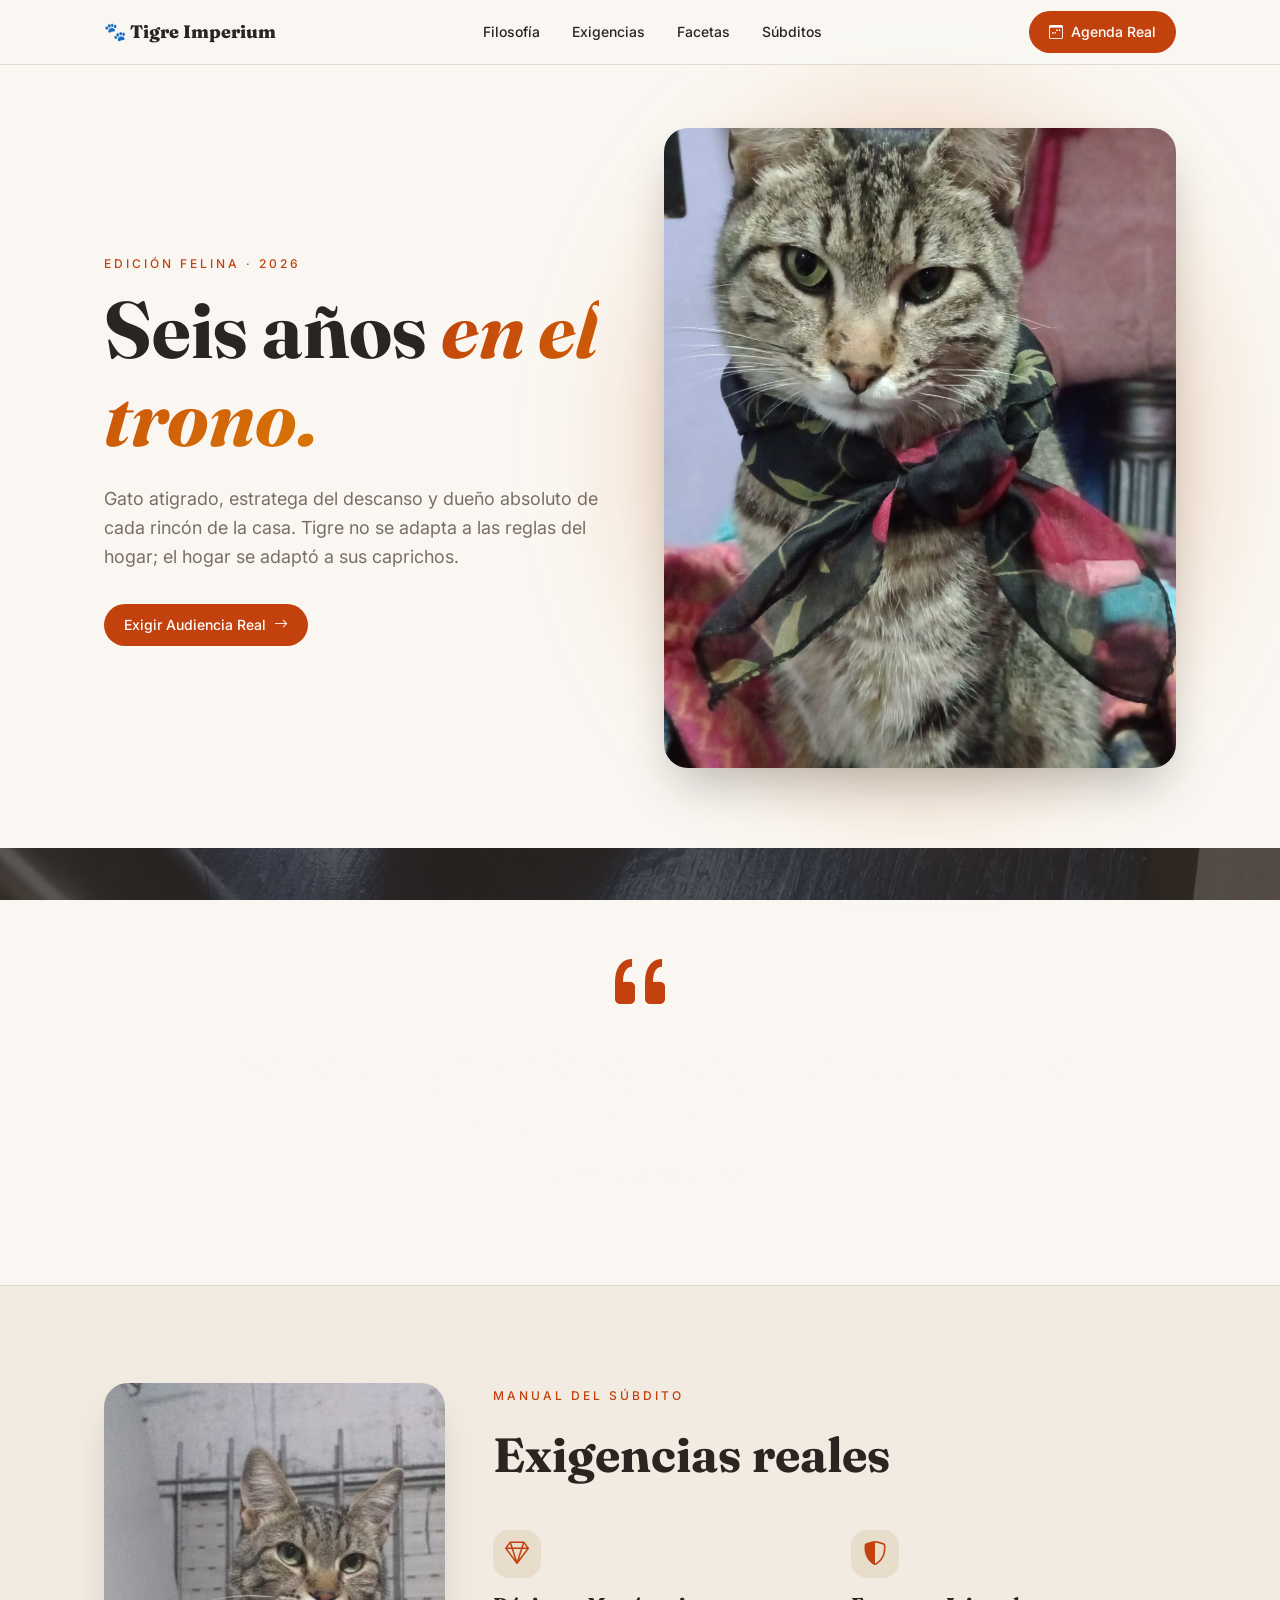
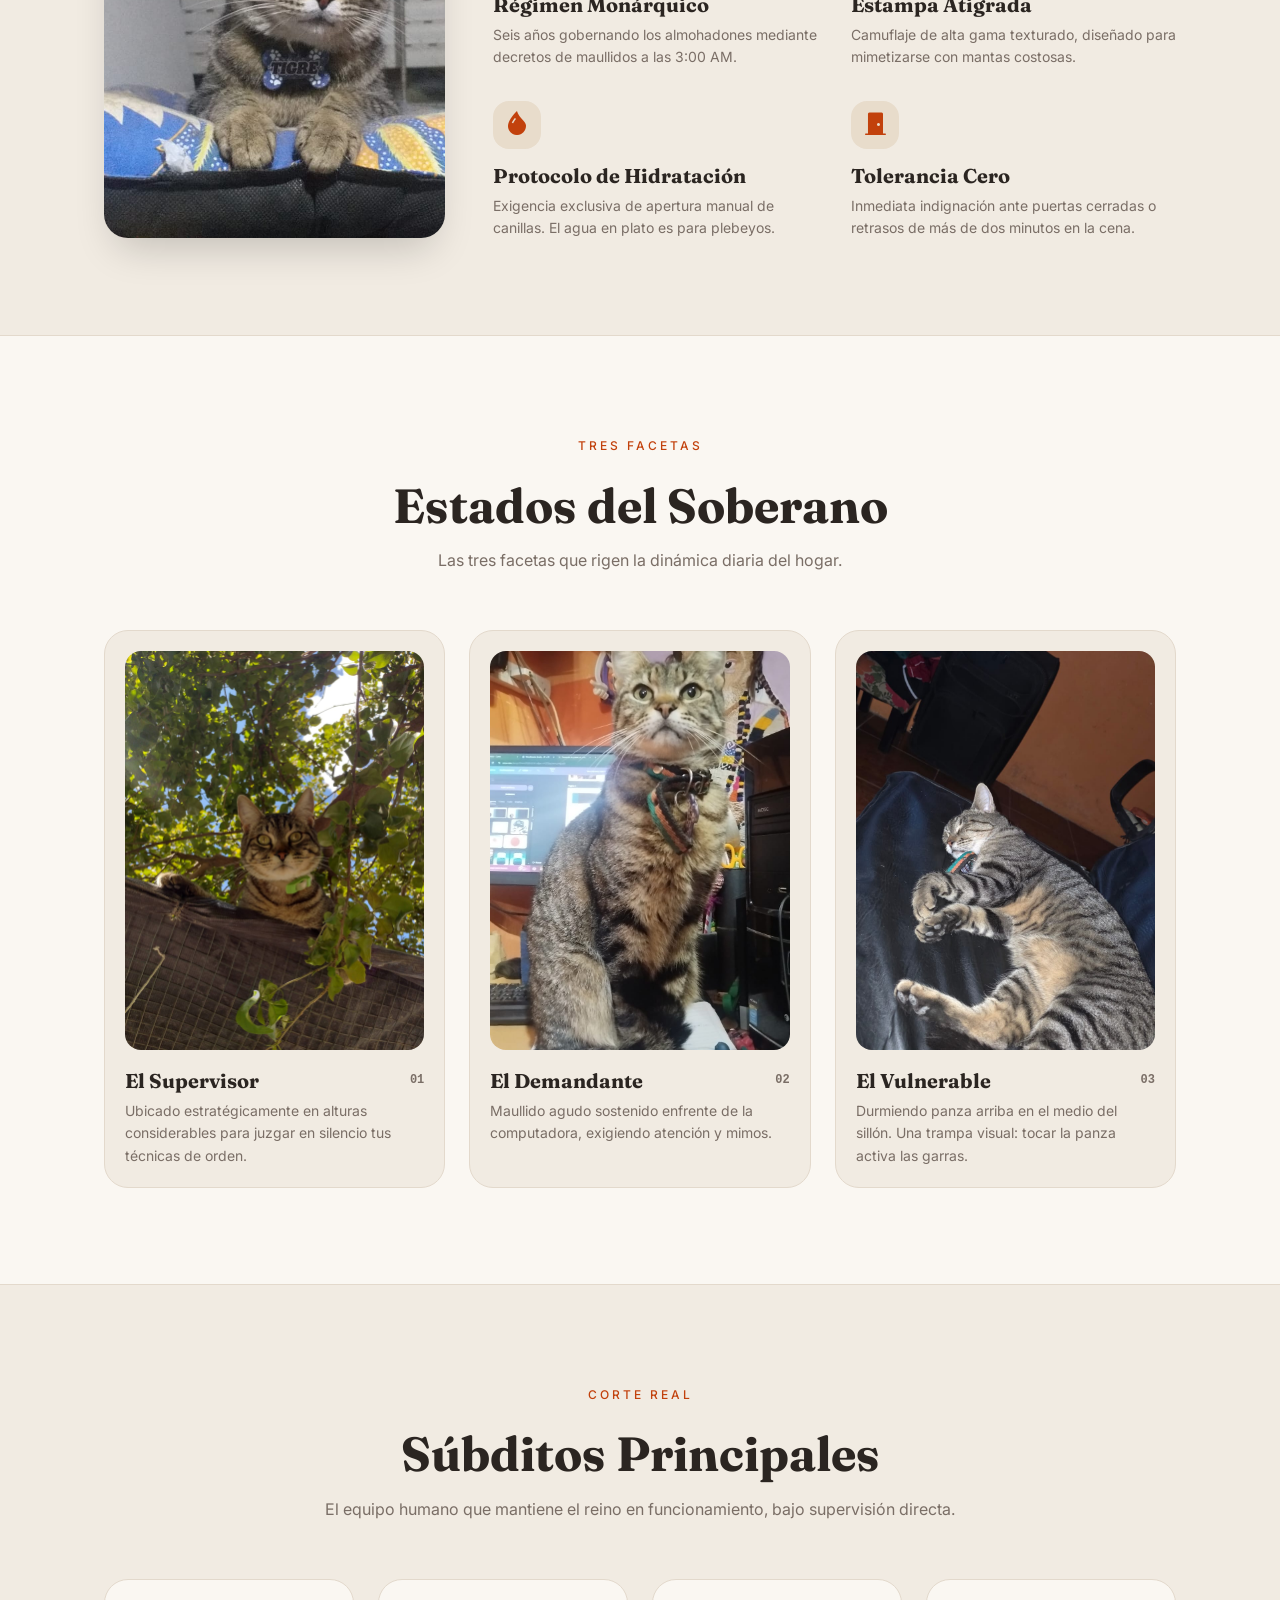
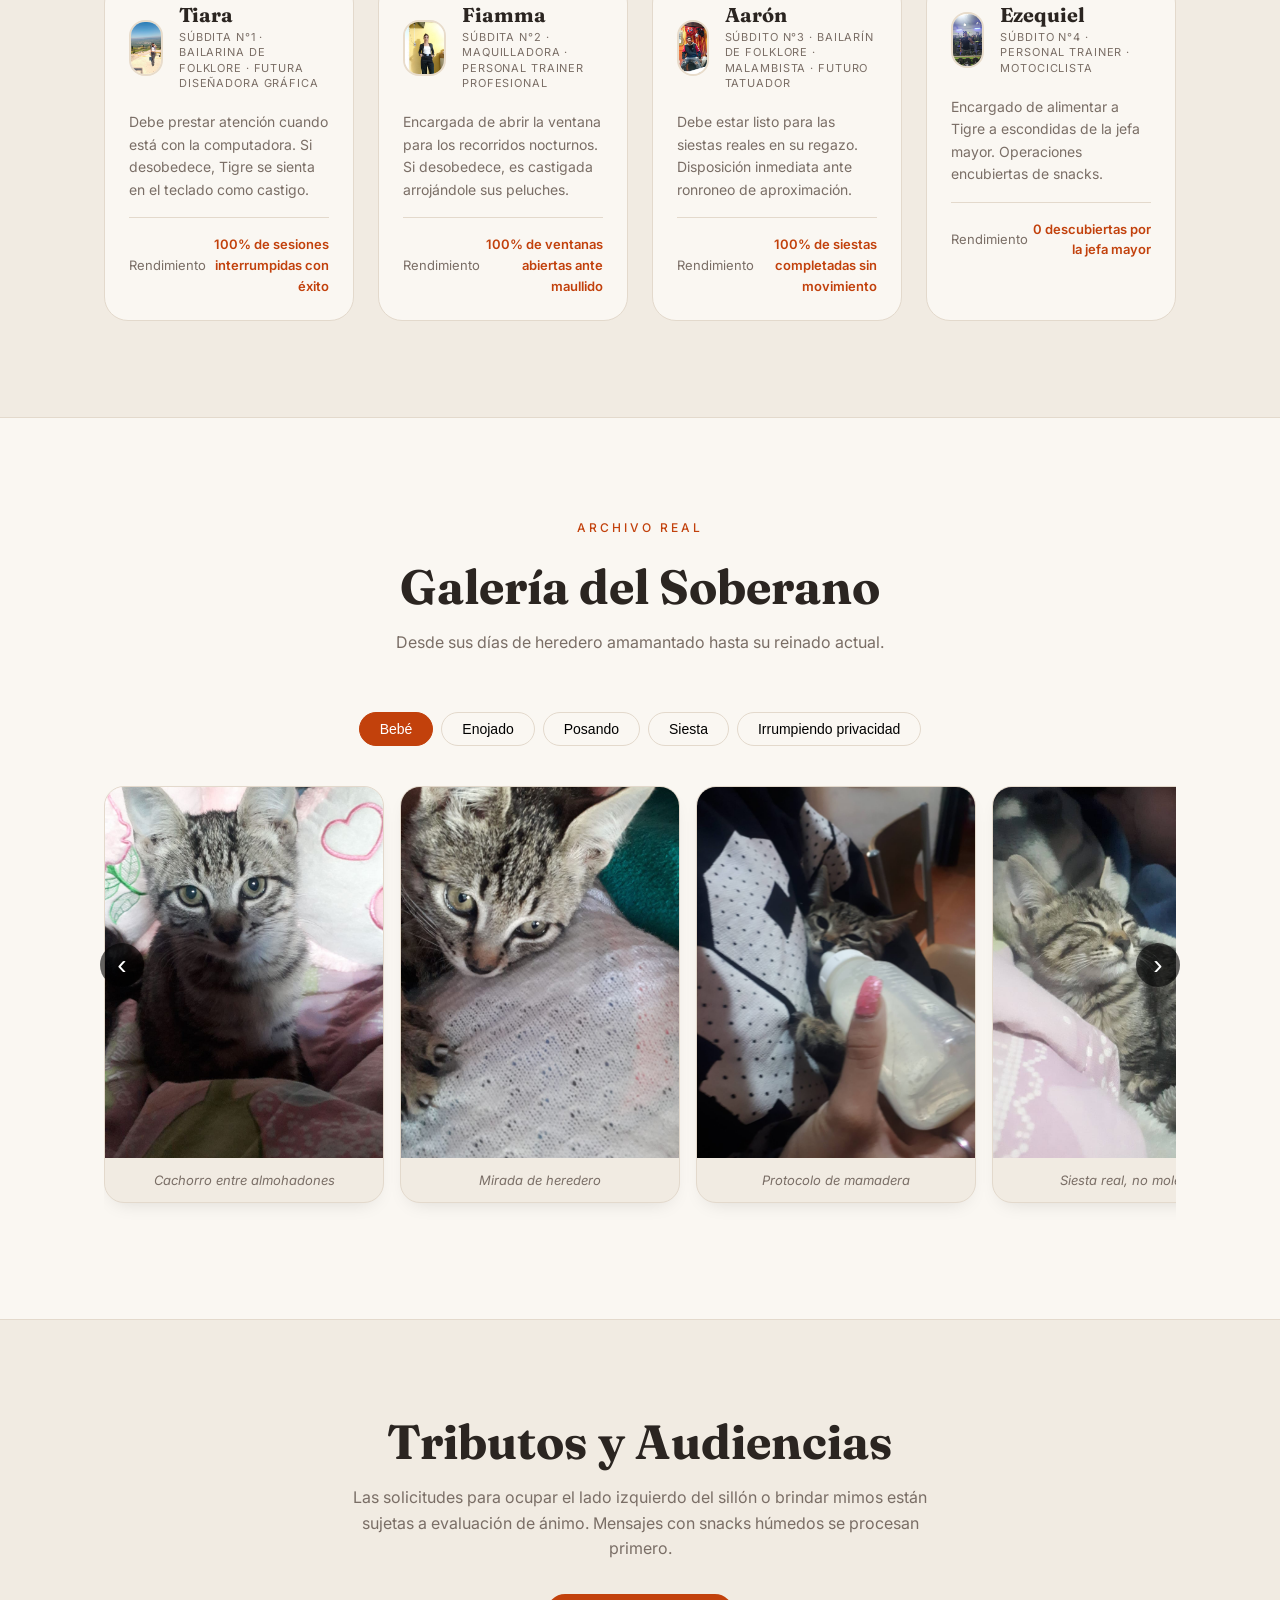
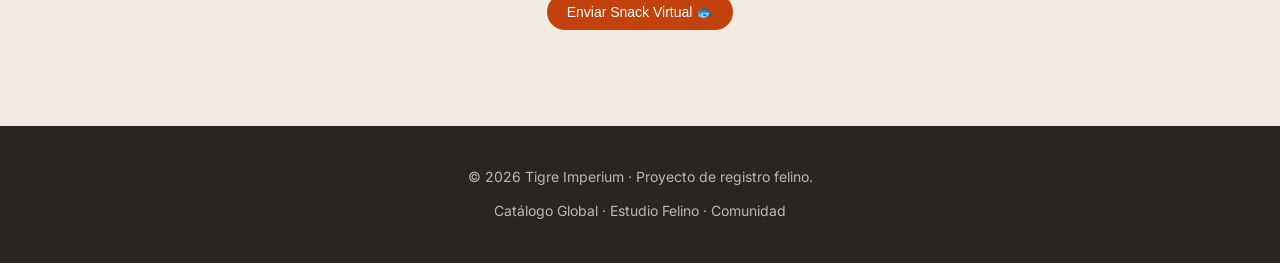
<file: index.html>
<!doctype html>
<html lang="es">
<head>
<meta charset="utf-8" />
<meta name="viewport" content="width=device-width, initial-scale=1" />
<title>Tigre — El Monarca del Hogar</title>
<meta name="description" content="Tigre: gato atigrado, estratega del descanso y dueño absoluto de cada rincón. Seis años en el trono." />
<meta property="og:title" content="Tigre — El Monarca del Hogar" />
<meta property="og:description" content="Seis años en el trono. Decretos a las 3 AM. Hidratación exclusiva por canilla." />
<meta property="og:image" content="assets/tigre-portada.jpeg" />
<link rel="preconnect" href="https://fonts.googleapis.com" />
<link rel="preconnect" href="https://fonts.gstatic.com" crossorigin />
<link href="https://fonts.googleapis.com/css2?family=Fraunces:ital,wght@0,400;0,700;1,400;1,700&family=Inter:wght@400;500;600;700&display=swap" rel="stylesheet" />
<link rel="stylesheet" href="https://cdn.jsdelivr.net/npm/bootstrap-icons@1.11.3/font/bootstrap-icons.min.css" />
<link rel="stylesheet" href="css/styles.css" />
</head>
<body id="page-top">

<nav class="nav">
  <div class="container nav-inner">
    <a href="#page-top" class="brand">🐾 Tigre Imperium</a>
    <div class="nav-links">
      <a href="#manifiesto">Filosofía</a>
      <a href="#exigencias">Exigencias</a>
      <a href="#facetas">Facetas</a>
      <a href="#subditos">Súbditos</a>
    </div>
    <a class="btn btn-primary" href="https://canva.link/lc387qz3exywg2m" target="_blank" rel="noreferrer"><i class="bi bi-calendar3-week"></i> Agenda Real</a>
  </div>
</nav>

<header class="hero">
  <div class="container hero-grid">
    <div class="hero-text">
      <span class="eyebrow">Edición felina · 2026</span>
      <h1>Seis años <em class="accent">en el trono.</em></h1>
      <p>Gato atigrado, estratega del descanso y dueño absoluto de cada rincón de la casa. Tigre no se adapta a las reglas del hogar; el hogar se adaptó a sus caprichos.</p>
      <a href="#contacto" class="btn btn-primary">Exigir Audiencia Real <i class="bi bi-arrow-right"></i></a>
    </div>
    <div class="hero-img-wrap">
      <div class="hero-glow"></div>
      <img src="assets/tigre-portada.jpeg" alt="Tigre, el monarca atigrado" class="hero-img" />
    </div>
  </div>
</header>

<aside id="manifiesto" class="manifiesto" style="background-image:linear-gradient(rgba(43,37,33,.75),rgba(43,37,33,.75)),url('assets/tigre-fondo.jpeg');">
  <div class="container">
    <div class="quote-mark"><i class="bi bi-quote"></i></div>
    <h2><em>"No soy caprichoso, simplemente tengo estándares reales."</em></h2>
    <div class="quote-author">— Tigre, vía maullido</div>
  </div>
</aside>

<section id="exigencias" class="section bg-card">
  <div class="container exigencias-grid">
    <div class="exigencias-img">
      <img src="assets/tigre-exigencias.jpeg" alt="Tigre exigiendo atención" />
    </div>
    <div>
      <span class="eyebrow">Manual del súbdito</span>
      <h2>Exigencias reales</h2>
      <div class="exigencias-list">
        <div><div class="icon"><i class="bi bi-gem"></i></div><h3>Régimen Monárquico</h3><p>Seis años gobernando los almohadones mediante decretos de maullidos a las 3:00 AM.</p></div>
        <div><div class="icon"><i class="bi bi-shield-shaded"></i></div><h3>Estampa Atigrada</h3><p>Camuflaje de alta gama texturado, diseñado para mimetizarse con mantas costosas.</p></div>
        <div><div class="icon"><i class="bi bi-droplet-fill"></i></div><h3>Protocolo de Hidratación</h3><p>Exigencia exclusiva de apertura manual de canillas. El agua en plato es para plebeyos.</p></div>
        <div><div class="icon"><i class="bi bi-door-closed-fill"></i></div><h3>Tolerancia Cero</h3><p>Inmediata indignación ante puertas cerradas o retrasos de más de dos minutos en la cena.</p></div>
      </div>
    </div>
  </div>
</section>

<section id="facetas" class="section">
  <div class="container">
    <div class="section-head">
      <span class="eyebrow">Tres facetas</span>
      <h2>Estados del Soberano</h2>
      <p>Las tres facetas que rigen la dinámica diaria del hogar.</p>
    </div>
    <div class="cards">
      <article class="card"><img src="assets/tigre-supervisor.jpeg" alt="El Supervisor"><h3>El Supervisor <span>01</span></h3><p>Ubicado estratégicamente en alturas considerables para juzgar en silencio tus técnicas de orden.</p></article>
      <article class="card"><img src="assets/tigre-demandante.jpeg" alt="El Demandante"><h3>El Demandante <span>02</span></h3><p>Maullido agudo sostenido enfrente de la computadora, exigiendo atención y mimos.</p></article>
      <article class="card"><img src="assets/tigre-vulnerable.jpeg" alt="El Vulnerable"><h3>El Vulnerable <span>03</span></h3><p>Durmiendo panza arriba en el medio del sillón. Una trampa visual: tocar la panza activa las garras.</p></article>
    </div>
  </div>
</section>

<section id="subditos" class="section bg-card">
  <div class="container">
    <div class="section-head">
      <span class="eyebrow">Corte Real</span>
      <h2>Súbditos Principales</h2>
      <p>El equipo humano que mantiene el reino en funcionamiento, bajo supervisión directa.</p>
    </div>
    <div class="subditos-grid">
      <article class="subdito">
        <div class="subdito-head">
          <img src="assets/subdita-tiara.jpeg" alt="Tiara" />
          <div>
            <h3>Tiara</h3>
            <span>Súbdita N°1 · Bailarina de folklore · Futura diseñadora gráfica</span>
          </div>
        </div>
        <p>Debe prestar atención cuando está con la computadora. Si desobedece, Tigre se sienta en el teclado como castigo.</p>
        <div class="kpi"><span>Rendimiento</span><strong>100% de sesiones interrumpidas con éxito</strong></div>
      </article>
      <article class="subdito">
        <div class="subdito-head">
          <img src="assets/subdita-fiamma.jpeg" alt="Fiamma" />
          <div>
            <h3>Fiamma</h3>
            <span>Súbdita N°2 · Maquilladora · Personal Trainer profesional</span>
          </div>
        </div>
        <p>Encargada de abrir la ventana para los recorridos nocturnos. Si desobedece, es castigada arrojándole sus peluches.</p>
        <div class="kpi"><span>Rendimiento</span><strong>100% de ventanas abiertas ante maullido</strong></div>
      </article>
      <article class="subdito">
        <div class="subdito-head">
          <img src="assets/subdita-aaron.jpeg" alt="Aarón" />
          <div>
            <h3>Aarón</h3>
            <span>Súbdito N°3 · Bailarín de folklore · Malambista · Futuro tatuador</span>
          </div>
        </div>
        <p>Debe estar listo para las siestas reales en su regazo. Disposición inmediata ante ronroneo de aproximación.</p>
        <div class="kpi"><span>Rendimiento</span><strong>100% de siestas completadas sin movimiento</strong></div>
      </article>
      <article class="subdito">
        <div class="subdito-head">
          <img src="assets/subdita-ezequiel.jpeg" alt="Ezequiel" />
          <div>
            <h3>Ezequiel</h3>
            <span>Súbdito N°4 · Personal Trainer · Motociclista</span>
          </div>
        </div>
        <p>Encargado de alimentar a Tigre a escondidas de la jefa mayor. Operaciones encubiertas de snacks.</p>
        <div class="kpi"><span>Rendimiento</span><strong>0 descubiertas por la jefa mayor</strong></div>
      </article>
    </div>
  </div>
</section>

<section id="galeria" class="section">
  <div class="container">
    <div class="section-head">
      <span class="eyebrow">Archivo real</span>
      <h2>Galería del Soberano</h2>
      <p>Desde sus días de heredero amamantado hasta su reinado actual.</p>
    </div>
    <div class="tabs" id="tabs">
      <button class="tab active" data-tab="bebe">Bebé</button>
      <button class="tab" data-tab="enojado">Enojado</button>
      <button class="tab" data-tab="posando">Posando</button>
      <button class="tab" data-tab="siesta">Siesta</button>
      <button class="tab" data-tab="privacidad">Irrumpiendo privacidad</button>
    </div>
    <div class="gallery" id="gallery"></div>
  </div>
</section>

<section id="contacto" class="section bg-card center">
  <div class="container narrow">
    <h2>Tributos y Audiencias</h2>
    <p>Las solicitudes para ocupar el lado izquierdo del sillón o brindar mimos están sujetas a evaluación de ánimo. Mensajes con snacks húmedos se procesan primero.</p>
    <button id="snack" class="btn btn-primary">Enviar Snack Virtual 🐟</button>
  </div>
</section>

<footer class="footer">
  <div class="container">
    <div>© 2026 Tigre Imperium · Proyecto de registro felino.</div>
    <div class="footer-links">
      <a href="https://www.worldcat.org/" target="_blank" rel="noreferrer">Catálogo Global</a> ·
      <a href="https://www.nationalgeographic.com/animals/mammals/facts/domestic-cat" target="_blank" rel="noreferrer">Estudio Felino</a> ·
      <a href="https://www.instagram.com/explore/tags/cats/" target="_blank" rel="noreferrer">Comunidad</a>
    </div>
  </div>
</footer>

<script src="js/scripts.js"></script>
</body>
</html>
</file>
<file: css/styles.css>
:root{
  --bg:#faf7f2; --fg:#2b2521; --muted:#7a6e66; --card:#f1ebe2;
  --border:#e3d9cc; --primary:#c2410c; --primary-fg:#fff; --accent:#d97706;
}
*{box-sizing:border-box;margin:0;padding:0}
html{scroll-behavior:smooth}
body{font-family:'Inter',sans-serif;background:var(--bg);color:var(--fg);line-height:1.6}
h1,h2,h3{font-family:'Fraunces',serif;font-weight:700;line-height:1.1}
img{max-width:100%;display:block}
a{color:inherit;text-decoration:none}
.container{max-width:1120px;margin:0 auto;padding:0 24px}
.narrow{max-width:640px}
.center{text-align:center}
.eyebrow{display:inline-block;font-size:12px;text-transform:uppercase;letter-spacing:.25em;color:var(--primary);font-weight:500;margin-bottom:12px}

/* Nav */
.nav{position:fixed;top:0;left:0;right:0;z-index:50;background:rgba(250,247,242,.85);backdrop-filter:blur(8px);border-bottom:1px solid var(--border)}
.nav-inner{height:64px;display:flex;align-items:center;justify-content:space-between}
.brand{font-family:'Fraunces',serif;font-weight:800;font-size:18px}
.nav-links{display:none;gap:32px;font-size:14px;font-weight:500}
.nav-links a:hover{color:var(--primary)}
@media(min-width:768px){.nav-links{display:flex}}

.btn{display:inline-flex;align-items:center;gap:8px;padding:10px 20px;border-radius:999px;font-weight:500;font-size:14px;border:0;cursor:pointer;transition:opacity .2s}
.btn:hover{opacity:.9}
.btn-primary{background:var(--primary);color:var(--primary-fg)}

/* Hero */
.hero{padding:128px 0 80px}
.hero-grid{display:grid;gap:48px;align-items:center}
@media(min-width:900px){.hero-grid{grid-template-columns:1fr 1fr}}
.hero-text h1{font-size:clamp(40px,7vw,80px);margin-bottom:24px}
.accent{font-style:italic;background:linear-gradient(135deg,var(--primary),var(--accent));-webkit-background-clip:text;background-clip:text;color:transparent}
.hero-text p{color:var(--muted);font-size:18px;margin-bottom:32px;max-width:520px}
.hero-img-wrap{position:relative}
.hero-glow{position:absolute;inset:-24px;background:radial-gradient(circle,rgba(194,65,12,.2),rgba(217,119,6,.2));filter:blur(60px);border-radius:50%}
.hero-img{position:relative;border-radius:24px;box-shadow:0 25px 50px -12px rgba(0,0,0,.25);aspect-ratio:4/5;object-fit:cover;width:100%}

/* Manifiesto */
.manifiesto{padding:96px 24px;text-align:center;color:var(--bg);background-size:cover;background-position:center;background-attachment:fixed}
.quote-mark{font-family:'Fraunces',serif;font-size:80px;color:var(--primary);line-height:.6;margin-bottom:16px}
.manifiesto h2{font-size:clamp(28px,4vw,48px);font-style:italic}
.quote-author{margin-top:24px;font-size:12px;letter-spacing:.3em;text-transform:uppercase;opacity:.7}

/* Sections */
.section{padding:96px 0;border-top:1px solid var(--border)}
.bg-card{background:var(--card)}
.section-head{text-align:center;max-width:640px;margin:0 auto 56px}
.section-head h2{font-size:clamp(32px,5vw,48px);margin:12px 0 16px}
.section-head p{color:var(--muted)}

/* Exigencias */
.exigencias-grid{display:grid;gap:48px;align-items:center}
@media(min-width:900px){.exigencias-grid{grid-template-columns:1fr 2fr}}
.exigencias-img img{border-radius:24px;box-shadow:0 20px 40px -12px rgba(0,0,0,.2);aspect-ratio:3/4;object-fit:cover}
.exigencias-grid h2{font-size:clamp(32px,5vw,48px);margin:12px 0 48px}
.exigencias-list{display:grid;gap:32px}
@media(min-width:600px){.exigencias-list{grid-template-columns:1fr 1fr}}
.exigencias-list .icon{display:inline-flex;width:48px;height:48px;align-items:center;justify-content:center;border-radius:16px;background:#e8dccb;font-size:24px;margin-bottom:16px}
.exigencias-list h3{font-size:20px;margin-bottom:8px}
.exigencias-list p{font-size:14px;color:var(--muted)}

/* Cards */
.cards{display:grid;gap:24px}
@media(min-width:700px){.cards{grid-template-columns:repeat(3,1fr)}}
.card{background:var(--card);border:1px solid var(--border);border-radius:24px;padding:20px;transition:transform .3s,box-shadow .3s}
.card:hover{transform:translateY(-4px);box-shadow:0 20px 40px -12px rgba(0,0,0,.15)}
.card img{border-radius:16px;margin-bottom:20px;aspect-ratio:3/4;object-fit:cover;width:100%}
.card h3{font-size:20px;margin-bottom:8px;display:flex;justify-content:space-between;align-items:center}
.card h3 span{font-size:12px;color:var(--muted);font-family:monospace}
.card p{font-size:14px;color:var(--muted)}

/* Tabs / Gallery */
.tabs{display:flex;flex-wrap:wrap;justify-content:center;gap:8px;margin-bottom:32px}
.tab{padding:8px 20px;border-radius:999px;background:transparent;border:1px solid var(--border);font-size:14px;cursor:pointer;font-weight:500}
.tab.active{background:var(--primary);color:var(--primary-fg);border-color:var(--primary)}
.gallery{max-width:1100px;margin:0 auto}
.strip-wrap{position:relative}
.strip{display:flex;gap:16px;overflow-x:auto;scroll-snap-type:x mandatory;padding:8px 4px 20px;scroll-behavior:smooth;-webkit-overflow-scrolling:touch}
.strip::-webkit-scrollbar{height:8px}
.strip::-webkit-scrollbar-thumb{background:var(--border);border-radius:999px}
.strip-item{flex:0 0 280px;margin:0;scroll-snap-align:start;background:var(--card);border:1px solid var(--border);border-radius:20px;overflow:hidden;box-shadow:0 8px 20px -10px rgba(0,0,0,.15)}
.strip-item img{width:100%;aspect-ratio:3/4;object-fit:cover;display:block}
.strip-item figcaption{padding:12px 16px;font-size:13px;color:var(--muted);font-style:italic;text-align:center}
.strip-btn{position:absolute;top:42%;transform:translateY(-50%);width:44px;height:44px;border-radius:999px;border:none;background:rgba(0,0,0,.6);color:#fff;font-size:28px;line-height:1;cursor:pointer;display:flex;align-items:center;justify-content:center;z-index:2;transition:background .2s}
.strip-btn:hover{background:rgba(0,0,0,.85)}
.strip-btn.prev{left:-4px}
.strip-btn.next{right:-4px}
@media(max-width:600px){.strip-item{flex:0 0 75%}}

/* Contacto */
#contacto h2{font-size:clamp(32px,5vw,48px);margin-bottom:16px}
#contacto p{color:var(--muted);margin-bottom:32px}

/* Footer */
.footer{background:var(--fg);color:rgba(250,247,242,.7);padding:40px 0;text-align:center;font-size:14px}
.footer-links{margin-top:12px}
.footer-links a:hover{color:var(--bg)}

/* Súbditos */
.subditos-grid{display:grid;gap:24px}
@media(min-width:700px){.subditos-grid{grid-template-columns:repeat(2,1fr)}}
@media(min-width:1024px){.subditos-grid{grid-template-columns:repeat(4,1fr)}}
.subdito{background:var(--bg);border:1px solid var(--border);border-radius:24px;padding:24px;transition:transform .3s,box-shadow .3s}
.subdito:hover{transform:translateY(-4px);box-shadow:0 20px 40px -12px rgba(0,0,0,.15)}
.subdito-head{display:flex;align-items:center;gap:16px;margin-bottom:20px}
.subdito-head img{width:56px;height:56px;border-radius:16px;object-fit:cover;border:2px solid #e8dccb;transition:border-color .2s}
.subdito:hover .subdito-head img{border-color:var(--primary)}
.subdito-head h3{font-size:20px;margin-bottom:4px}
.subdito-head span{font-size:11px;color:var(--muted);text-transform:uppercase;letter-spacing:.08em;line-height:1.4;display:block}
.subdito > p{font-size:14px;color:var(--muted);margin-bottom:16px}
.subdito .kpi{display:flex;justify-content:space-between;align-items:center;font-size:13px;padding-top:16px;border-top:1px solid var(--border)}
.subdito .kpi span{color:var(--muted)}
.subdito .kpi strong{color:var(--primary);font-weight:600;text-align:right}

/* Bootstrap icon coloring inside exigencias */
.exigencias-list .icon i{color:var(--primary)}
.quote-mark i{color:var(--primary)}
</file>
